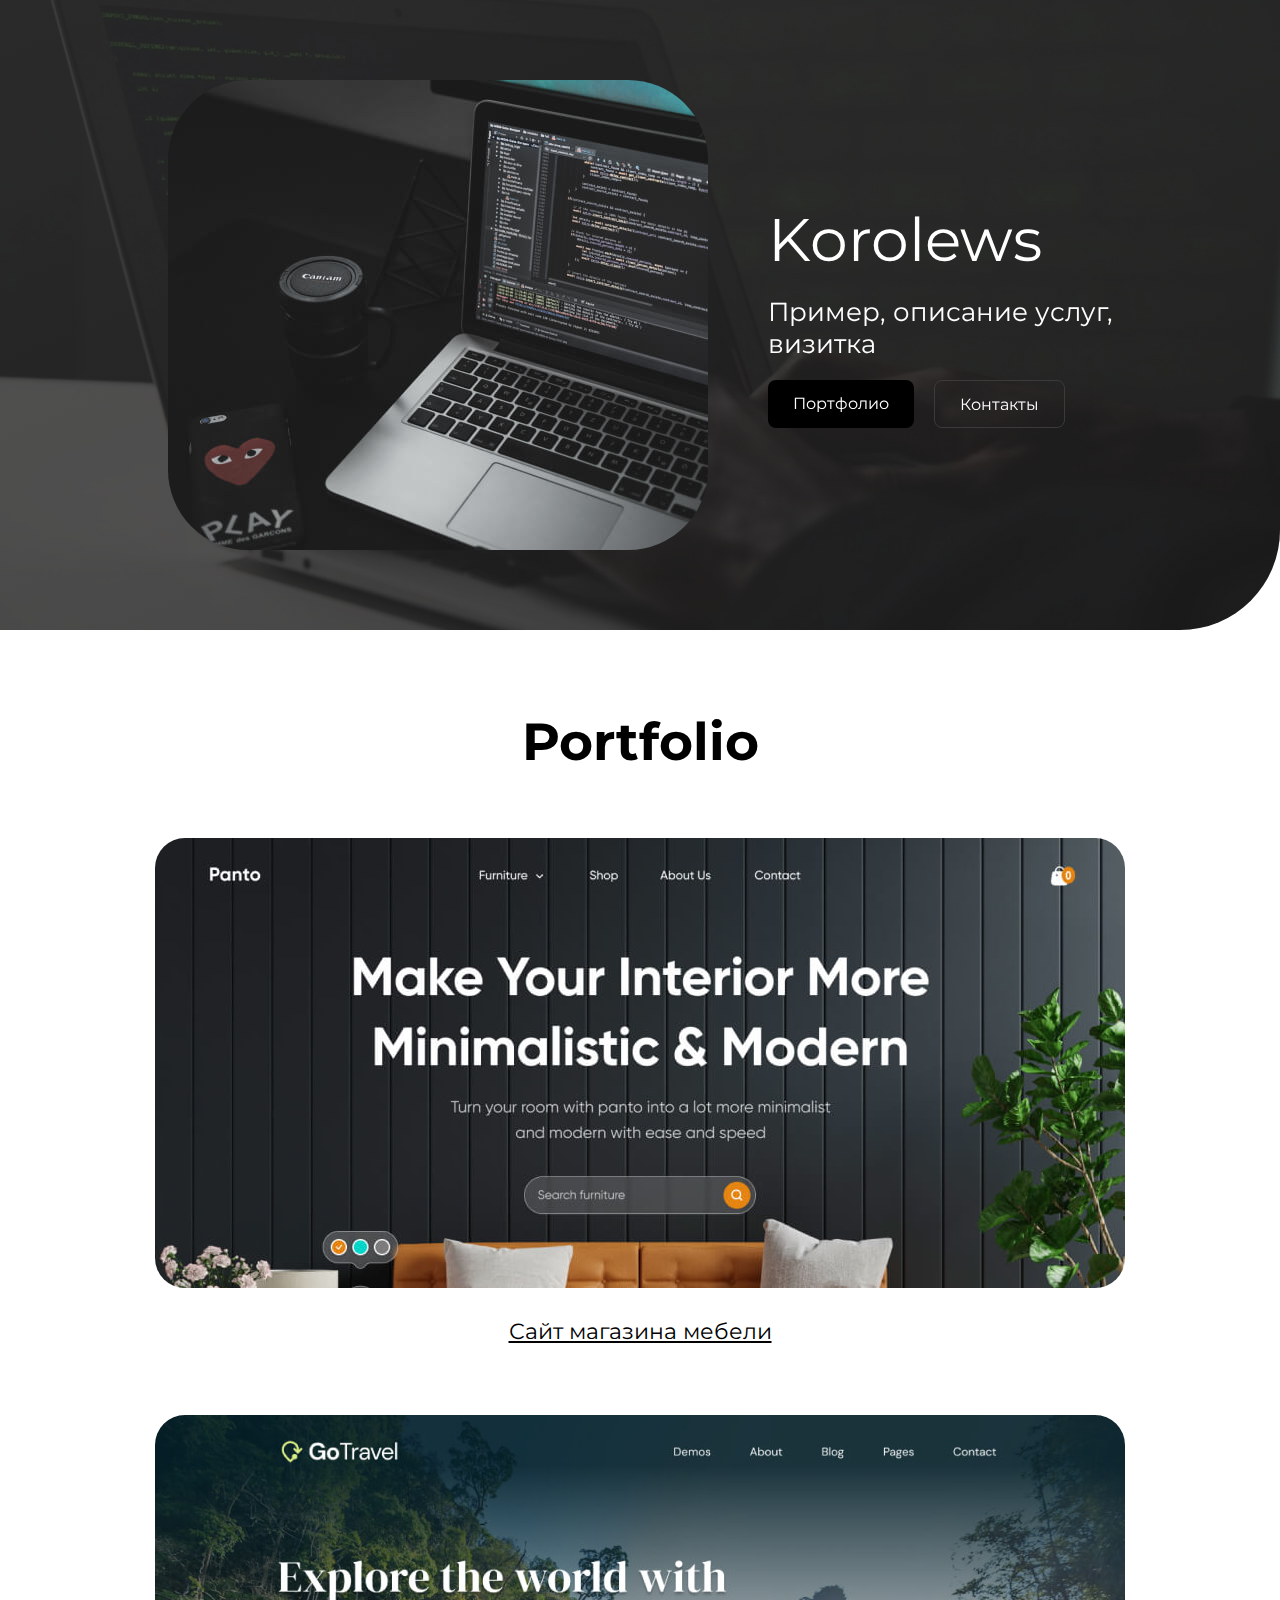
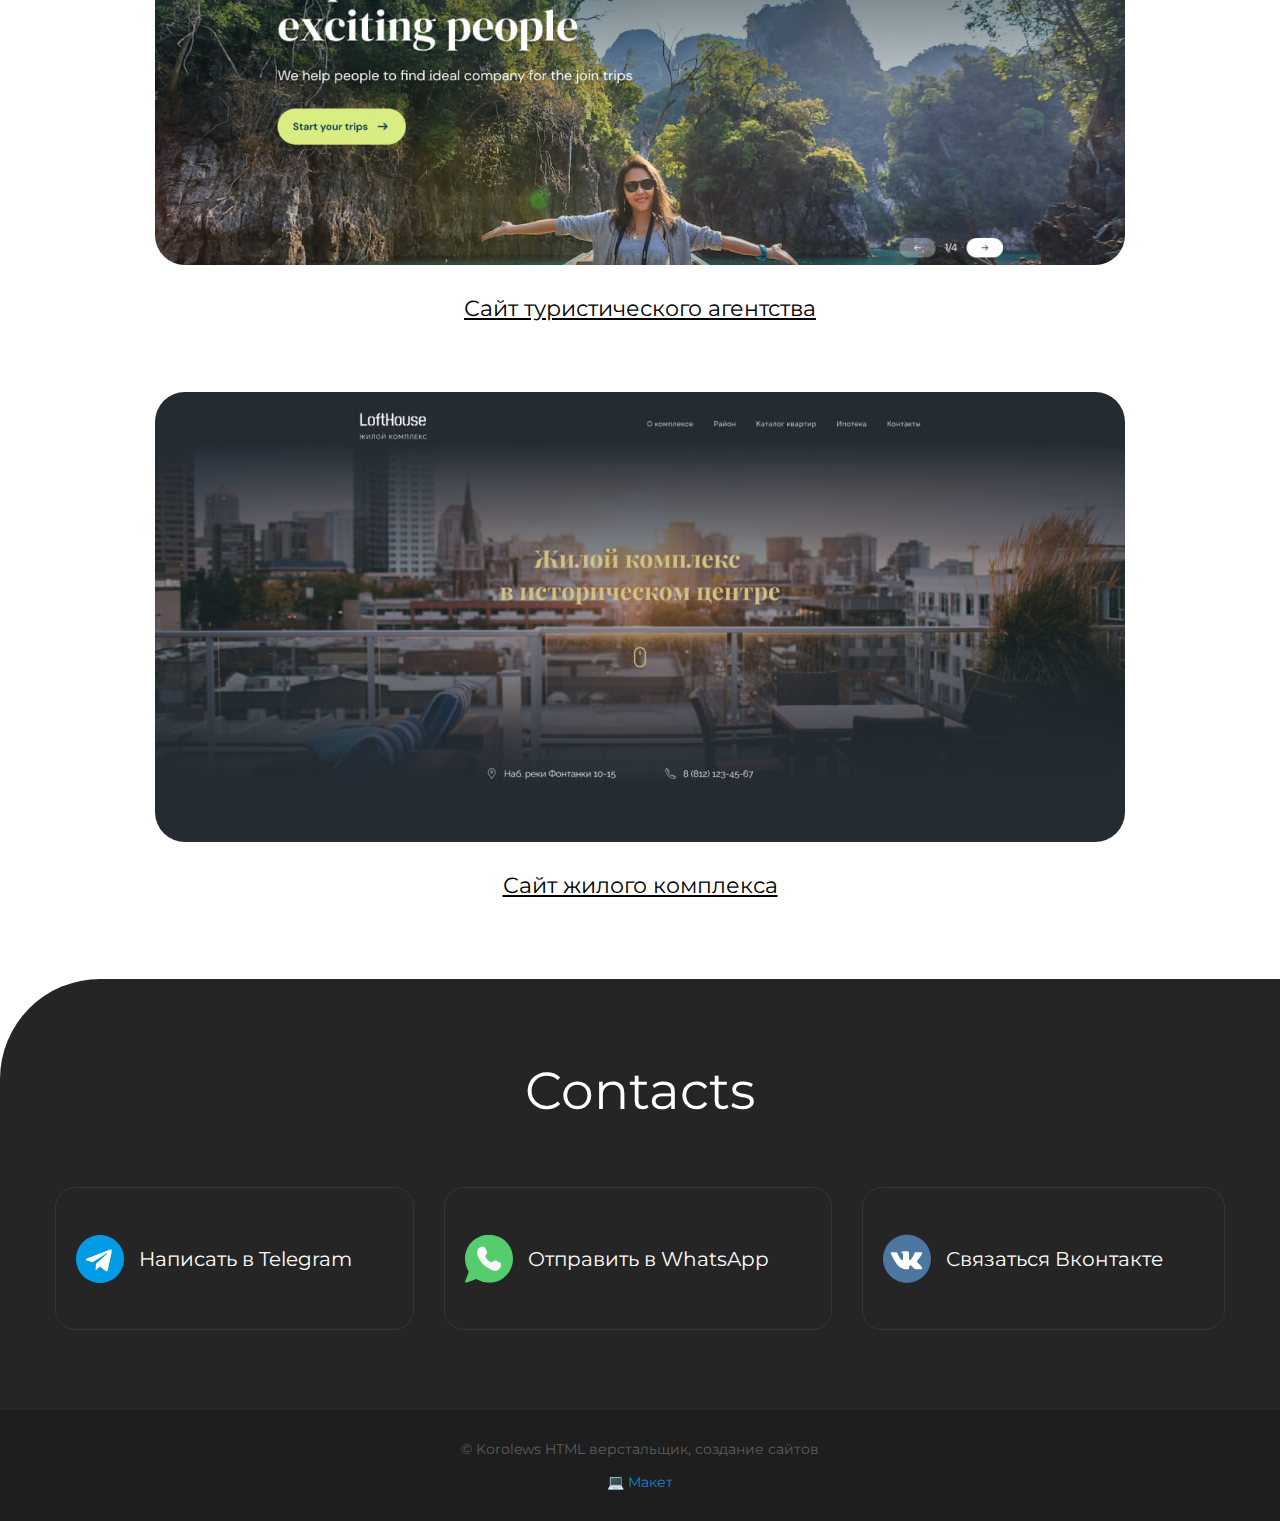
<file: index.html>
<!DOCTYPE html>
<html lang="en">

<head>
    <meta charset="UTF-8">
    <meta name="viewport" content="width=device-width, initial-scale=1.0">
    <title>Project, test</title>
    <link rel="stylesheet" href="./css/reset.css">
    <link rel="stylesheet" href="./css/main.css">
    <link rel="stylesheet" href="./css/media.css">

    <!-- чтобы появилась иконка на странице -->
    <link rel="icon" type="image/x-icon" href="./images/favonics/favicon.svg">
    <link rel="apple-touch-icon" sizes="180x180" href="./images/favonics/apple-touch-icon.png">

</head>

<body>
    <header class="header"> <!-- шапка -->

        <div class="container"> <!-- div - контейнер -->
            <div class="header-row">
                <!-- srcset - для отображения в 4к -->
                <img src="./images/header/photo.jpg" srcset="./images/header/photo@2x.jpg 2x" alt="Photo"
                    class="header-img">

                <div class="header-desc">

                    <h1 class="header-title">Korolews</h1>
                    <p class="header-text"> <!-- фрилансер, веб-разработчик,<br> создание сайтов --> Пример, описание услуг, <br> визитка </p>

                    <div class="header-btns"> <!-- btns - сщкращение от button -->
                        <a href="#portfolio" class="btn">Портфолио</a> <!-- btns - добавить ID в section portfolio -->
                        <a href="#contacts" class="btn-outline">Контакты</a>
                        <!-- btns - добавить ID в section contacts -->
                    </div>


                </div>
            </div>

        </div>

        <!-- для загрузки видеофайла на страницу -->
        <video class="header-video" autoplay muted loop>
            <source type="video/mp4" src="./video/6330779-hd_1280_720_30fps.mp4">
        </video>
    </header>

    <main>
        <section class="portfolio" id="portfolio">
            <div class="conteiner">
                <h2 class="portfolio-title">Portfolio</h2>

                <div class="projects"> <!-- общая обертка для проектов из Портфолио -->
                    <!-- 1 project -->
                    <article class="project">
                        <a href="./firstexample.html">
                            <!-- в начале ставим так - a href="#!" , когда будет готова новая страница с указанным проектом, можно прописать к нему ссылку-->
                            <img src="./images/portfolio/project-01.jpg"
                                srcset="./images/portfolio/project-01@2x.jpg 2x" alt="" class="project-img">
                        </a>
                        <h3 class="project-title"><a href="./firstexample.html">Сайт магазина мебели</a></h3>
                    </article>
                    <!-- 2 project -->
                    <article class="project">
                        <a href="./secondexample.html">
                            <img src="./images/portfolio/project-02.jpg"
                                srcset="./images/portfolio/project-02@2x.jpg 2x" alt="" class="project-img">
                        </a>
                        <h3 class="project-title"><a href="./secondexample.html">Сайт туристического агентства</a></h3>
                    </article>
                    <!-- 3 project -->
                    <article class="project">
                        <a href="./thirdexample.html">
                            <img src="./images/portfolio/project-03.jpg"
                                srcset="./images/portfolio/project-03@2x.jpg 2x" alt="" class="project-img">
                        </a>
                        <h3 class="project-title"><a href="./thirdexample.html">Сайт жилого комплекса</a></h3>
                    </article>

                </div>
            </div>
        </section>

        <section class="contacts" id="contacts">
            <div class="container">
                <h2 class="contacts-title">Contacts</h2>

                <div class="messengers"> <!--target="_blank" чтобы открывалось в новом окне -->
                    <a href="https://t.me/korolew_s" target="_blank" class="messenger">
                        <img src="./images/contacts/telegram.svg" alt="Telegram">Написать в
                        Telegram</a>
                    <a href="#2" target="_blank" class="messenger">
                        <img src="./images/contacts/whatsapp.svg" alt="Whatsapp">Отправить в
                        WhatsApp</a>
                    <a href="#2" target="_blank" class="messenger">
                        <img src="./images/contacts/Group.svg" alt="VK">Связаться
                        Вконтакте</a>

                </div>
            </div>
        </section>

    </main>

    <footer class="footer">

        <div class="container">
            <div class="footer-inner">
                <p>© Korolews HTML верстальщик, создание сайтов</p>
                <p><a href="#1" target="_blank">💻 Макет </a></p>

            </div>
        </div>
    </footer>


</body>

</html>
</file>
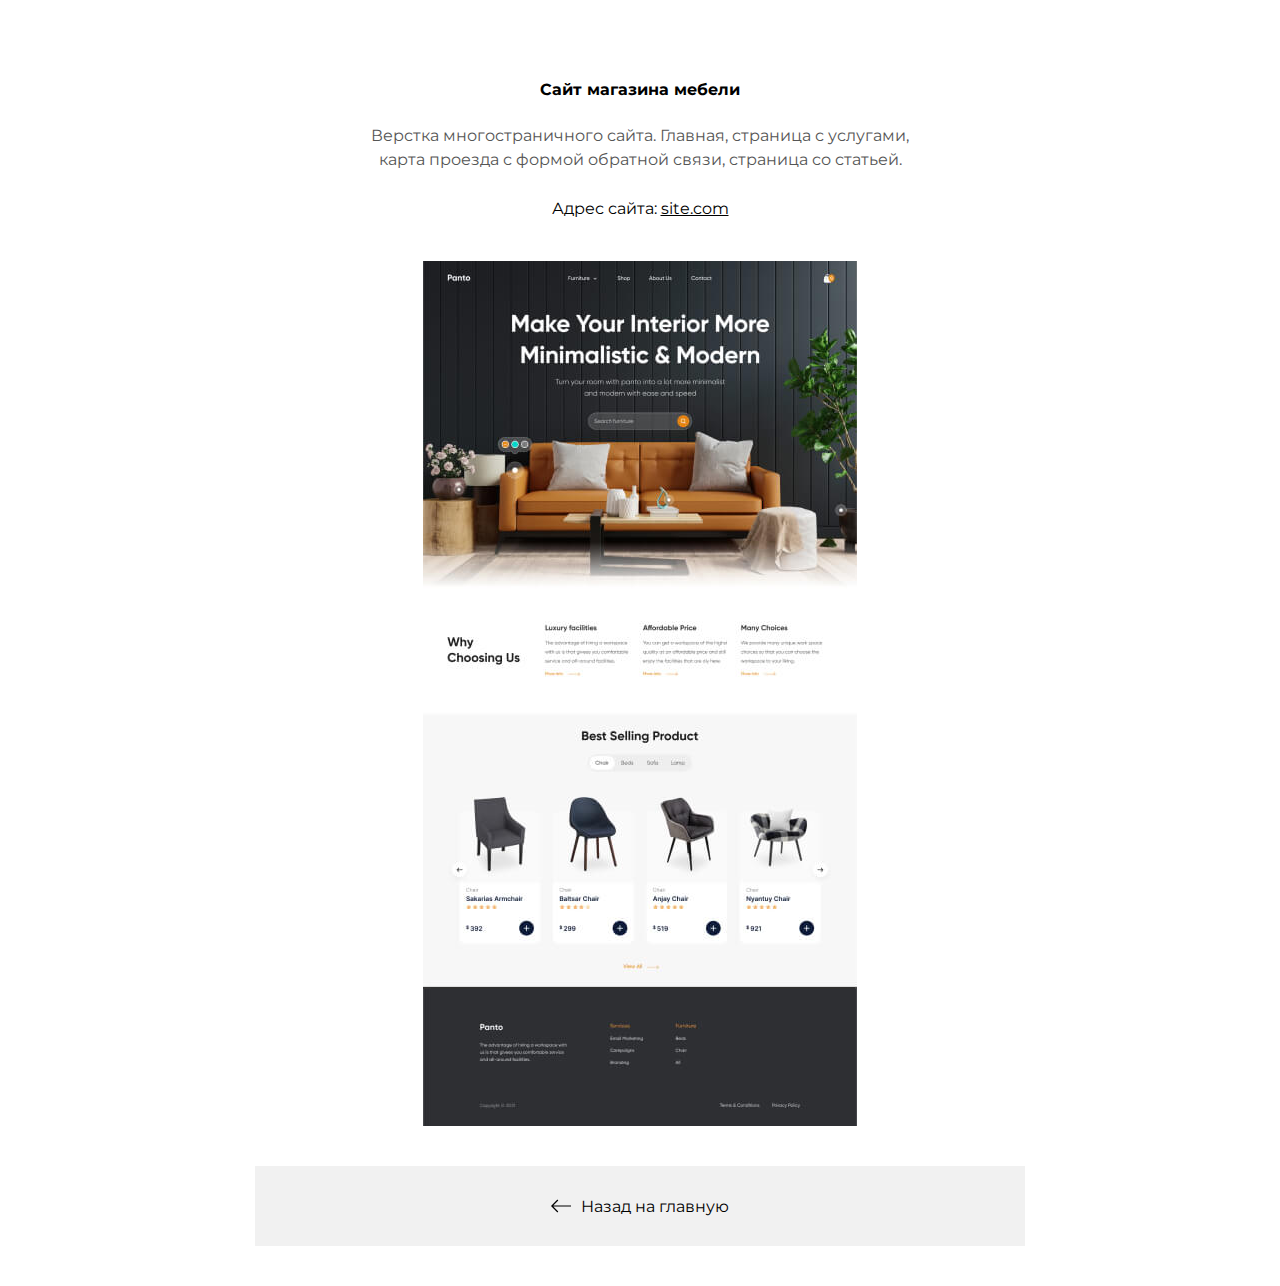
<file: firstexample.html>
<!DOCTYPE html>
<html lang="en">

<head>
    <meta charset="UTF-8">
    <meta name="viewport" content="width=device-width, initial-scale=1.0">
    <title>Сайт магазина мебели</title>
    <link rel="stylesheet" href="./css/reset.css">
    <link rel="stylesheet" href="./css/main.css">
    <link rel="stylesheet" href="./css/media.css">

    <!-- чтобы появилась иконка на странице -->
    <link rel="icon" type="image/x-icon" href="./images/favonics/favicon.svg">
    <link rel="apple-touch-icon" sizes="180x180" href="./images/favonics/apple-touch-icon.png">
</head>

<body>
    <article class="inner-page">

        <div class="container">

            <div class="inner-page-details">
                <h1 class="inner-page-title">Сайт магазина мебели</h1>
                <div class="inner-page-text">


                    <p>
                        Верстка многостраничного сайта. Главная, страница с услугами, карта проезда с формой обратной
                        связи, страница со статьей.
                    </p>

                    <p class="inner-page-link">
                        Адрес сайта: <a href="#!" target="_blank"> site.com </a>

                    </p>
                </div>
            </div>

            <img class="inner-page-img" src="./images/firstexample/project-panto-full.jpg"
                srcset="./images/firstexample/project-panto-full@2x.jpg 2x" alt="Сайт магазина мебели">

            <a href="./index.html" class="inner-page-backlink">
                <img src="./images/thirdexample/arrow-left.svg" alt="Go back, Назад на главную">Назад на главную</a>


        </div>



    </article>




</body>

</html>
</file>
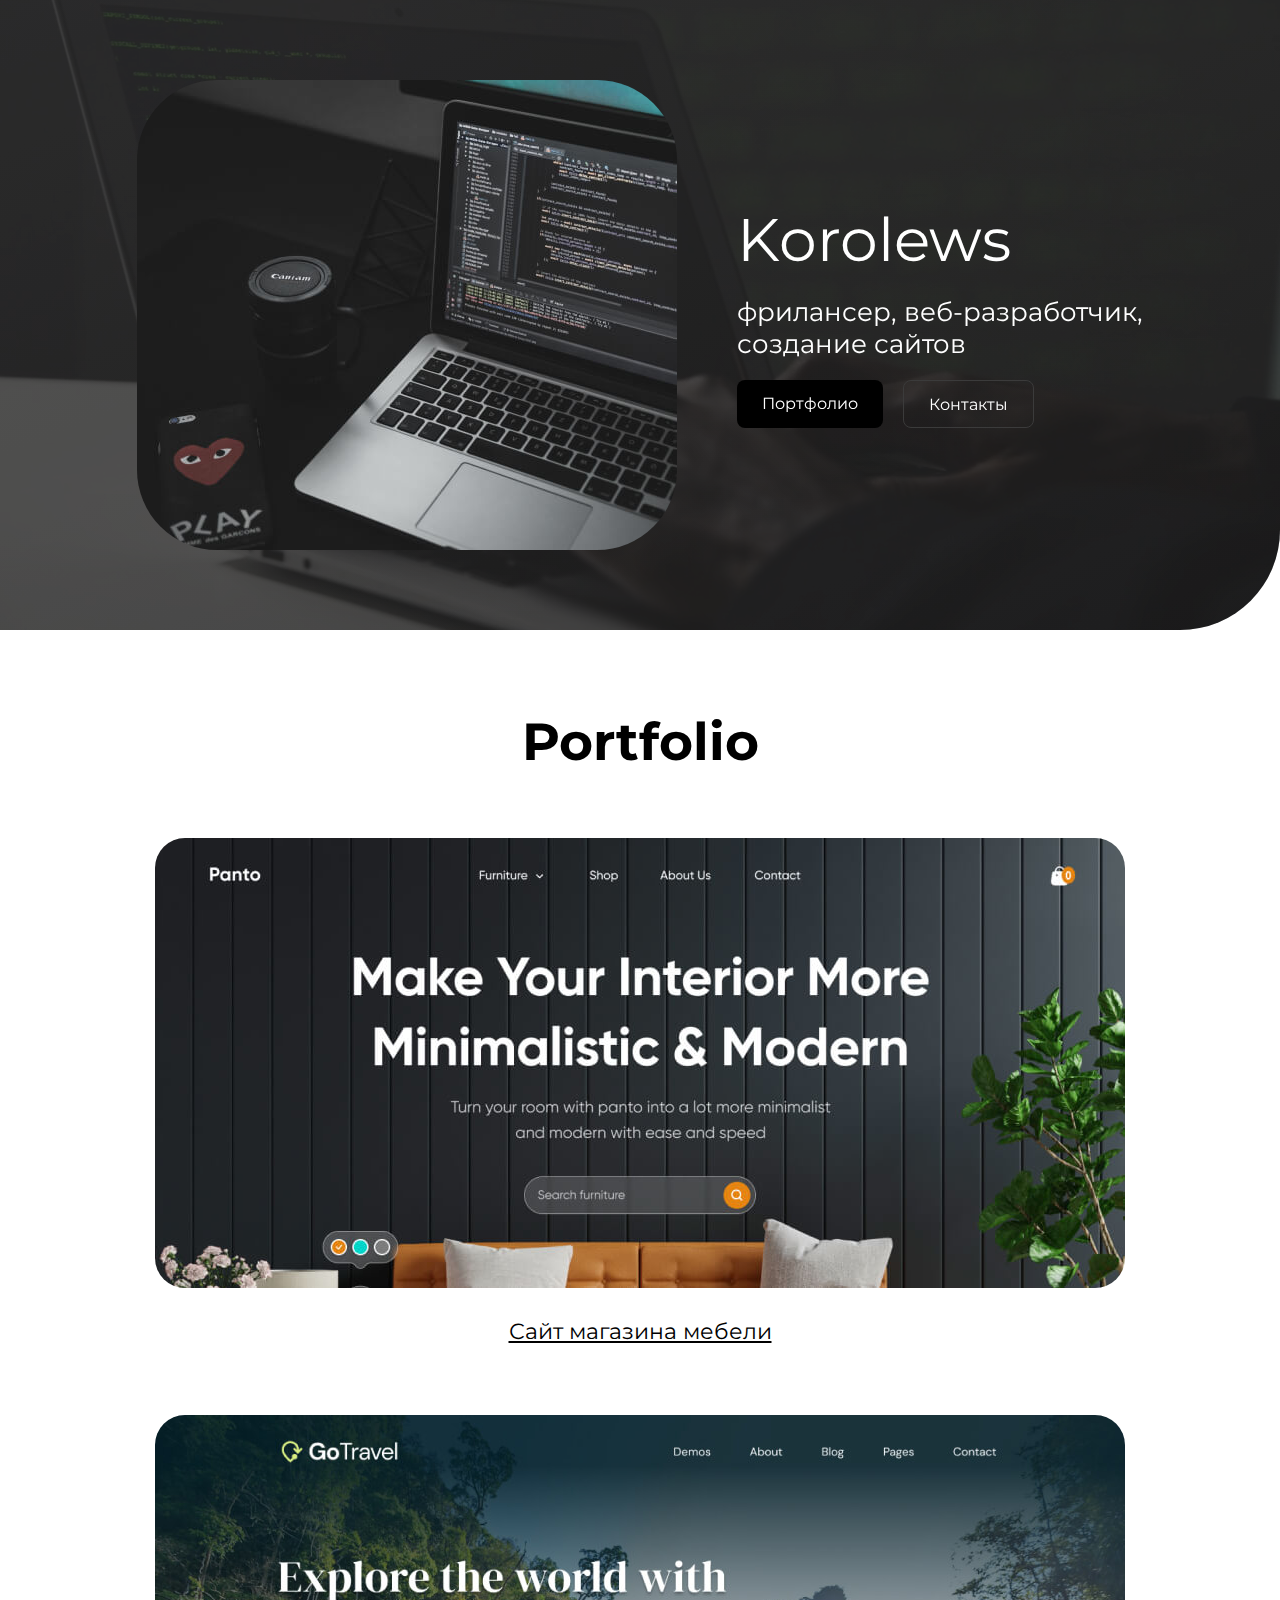
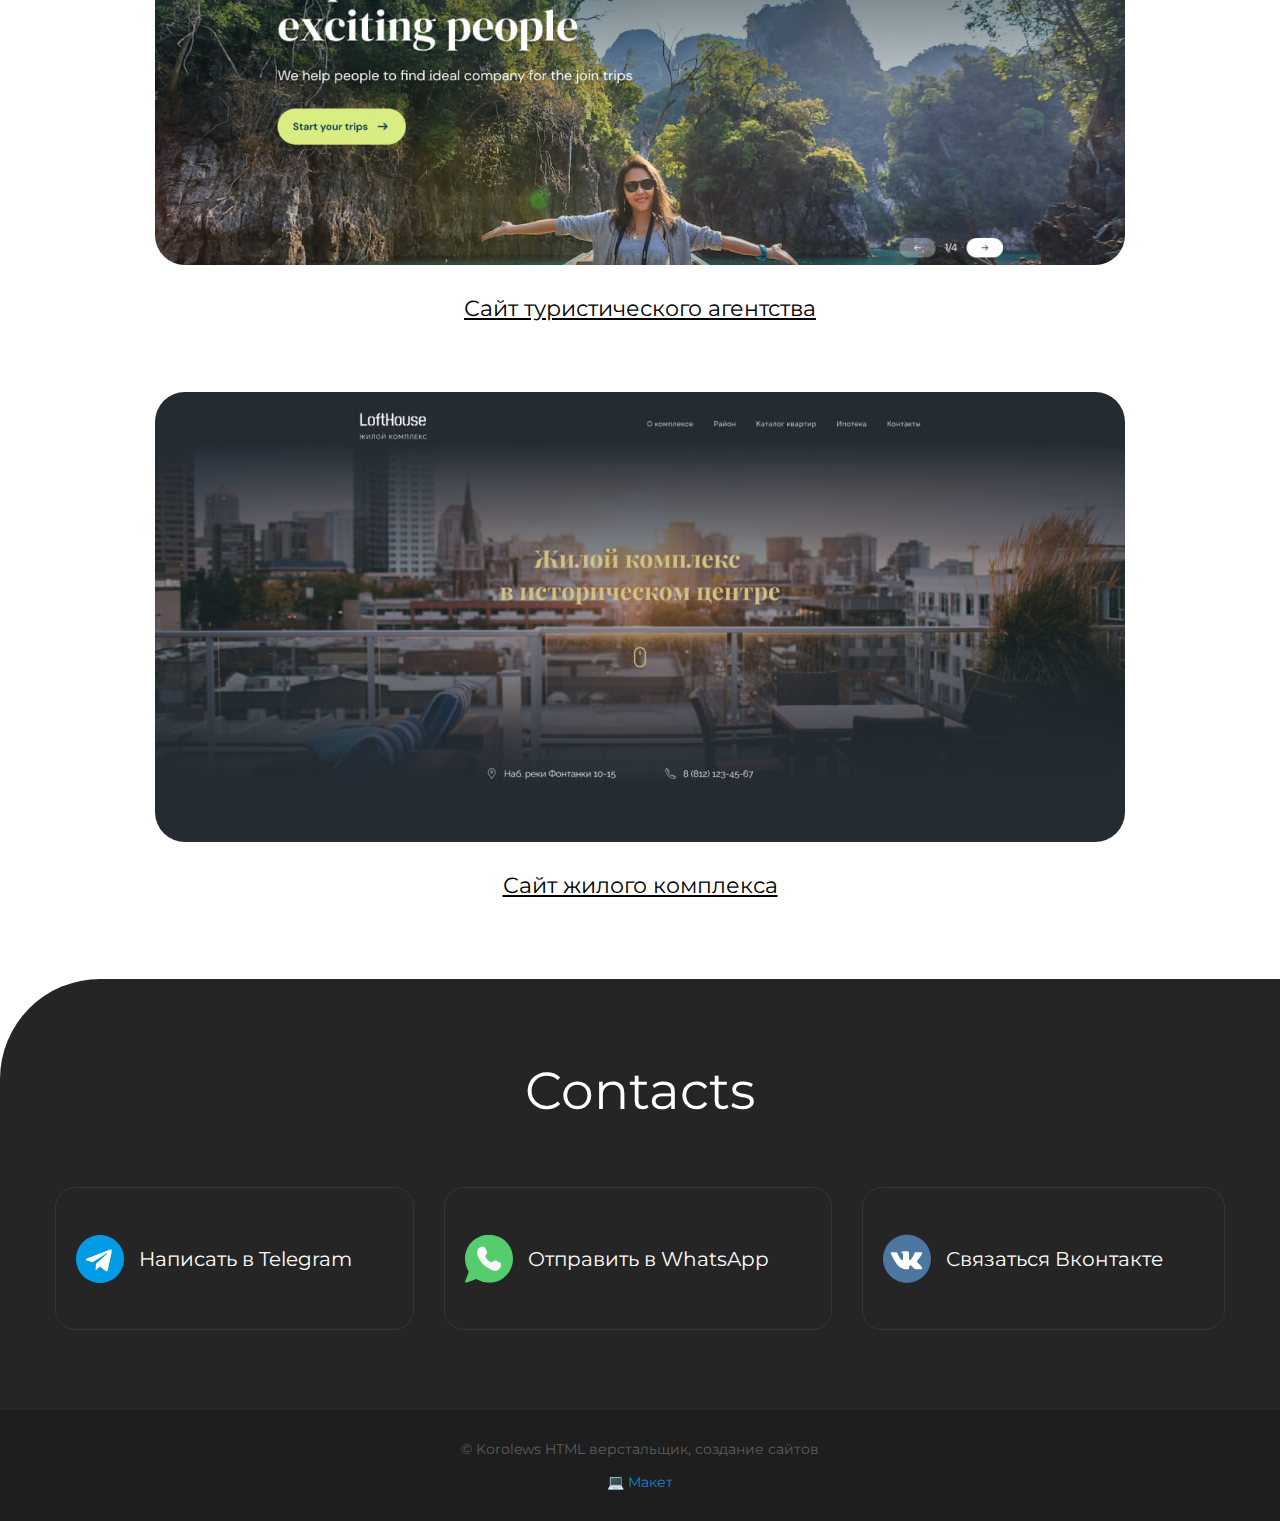
<file: indexT.html>
<!DOCTYPE html>
<html lang="en">

<head>
    <meta charset="UTF-8">
    <meta name="viewport" content="width=device-width, initial-scale=1.0">
    <title>Project, test</title>
    <link rel="stylesheet" href="./css/reset.css">
    <link rel="stylesheet" href="./css/main.css">
    <link rel="stylesheet" href="./css/media.css">

    <!-- чтобы появилась иконка на странице -->
    <link rel="icon" type="image/x-icon" href="./images/favonics/favicon.svg">
    <link rel="apple-touch-icon" sizes="180x180" href="./images/favonics/apple-touch-icon.png">

</head>

<body>
    <header class="header"> <!-- шапка -->

        <div class="container"> <!-- div - контейнер -->
            <div class="header-row">
                <!-- srcset - для отображения в 4к -->
                <img src="./images/header/photo.jpg" srcset="./images/header/photo@2x.jpg 2x" alt="Photo"
                    class="header-img">

                <div class="header-desc">

                    <h1 class="header-title">Korolews</h1>
                    <p class="header-text">фрилансер, веб-разработчик,<br> создание сайтов</p>

                    <div class="header-btns"> <!-- btns - сщкращение от button -->
                        <a href="#portfolio" class="btn">Портфолио</a> <!-- btns - добавить ID в section portfolio -->
                        <a href="#contacts" class="btn-outline">Контакты</a>
                        <!-- btns - добавить ID в section contacts -->
                    </div>


                </div>
            </div>

        </div>

        <!-- для загрузки видеофайла на страницу -->
        <video class="header-video" autoplay muted loop>
            <source type="video/mp4" src="./video/6330779-hd_1280_720_30fps.mp4">
        </video>
    </header>

    <main>
        <section class="portfolio" id="portfolio">
            <div class="conteiner">
                <h2 class="portfolio-title">Portfolio</h2>

                <div class="projects"> <!-- общая обертка для проектов из Портфолио -->
                    <!-- 1 project -->
                    <article class="project">
                        <a href="./firstexample.html">
                            <!-- в начале ставим так - a href="#!" , когда будет готова новая страница с указанным проектом, можно прописать к нему ссылку-->
                            <img src="./images/portfolio/project-01.jpg"
                                srcset="./images/portfolio/project-01@2x.jpg 2x" alt="" class="project-img">
                        </a>
                        <h3 class="project-title"><a href="./firstexample.html">Сайт магазина мебели</a></h3>
                    </article>
                    <!-- 2 project -->
                    <article class="project">
                        <a href="./secondexample.html">
                            <img src="./images/portfolio/project-02.jpg"
                                srcset="./images/portfolio/project-02@2x.jpg 2x" alt="" class="project-img">
                        </a>
                        <h3 class="project-title"><a href="./secondexample.html">Сайт туристического агентства</a></h3>
                    </article>
                    <!-- 3 project -->
                    <article class="project">
                        <a href="./thirdexample.html">
                            <img src="./images/portfolio/project-03.jpg"
                                srcset="./images/portfolio/project-03@2x.jpg 2x" alt="" class="project-img">
                        </a>
                        <h3 class="project-title"><a href="./thirdexample.html">Сайт жилого комплекса</a></h3>
                    </article>

                </div>
            </div>
        </section>

        <section class="contacts" id="contacts">
            <div class="container">
                <h2 class="contacts-title">Contacts</h2>

                <div class="messengers"> <!--target="_blank" чтобы открывалось в новом окне -->
                    <a href="#1" target="_blank" class="messenger">
                        <img src="./images/contacts/telegram.svg" alt="Telegram">Написать в
                        Telegram</a>
                    <a href="#2" target="_blank" class="messenger">
                        <img src="./images/contacts/whatsapp.svg" alt="Whatsapp">Отправить в
                        WhatsApp</a>
                    <a href="#2" target="_blank" class="messenger">
                        <img src="./images/contacts/Group.svg" alt="VK">Связаться
                        Вконтакте</a>

                </div>
            </div>
        </section>

    </main>

    <footer class="footer">

        <div class="container">
            <div class="footer-inner">
                <p>© Korolews HTML верстальщик, создание сайтов</p>
                <p><a href="#1" target="_blank">💻 Макет </a></p>

            </div>
        </div>
    </footer>


</body>

</html>
</file>
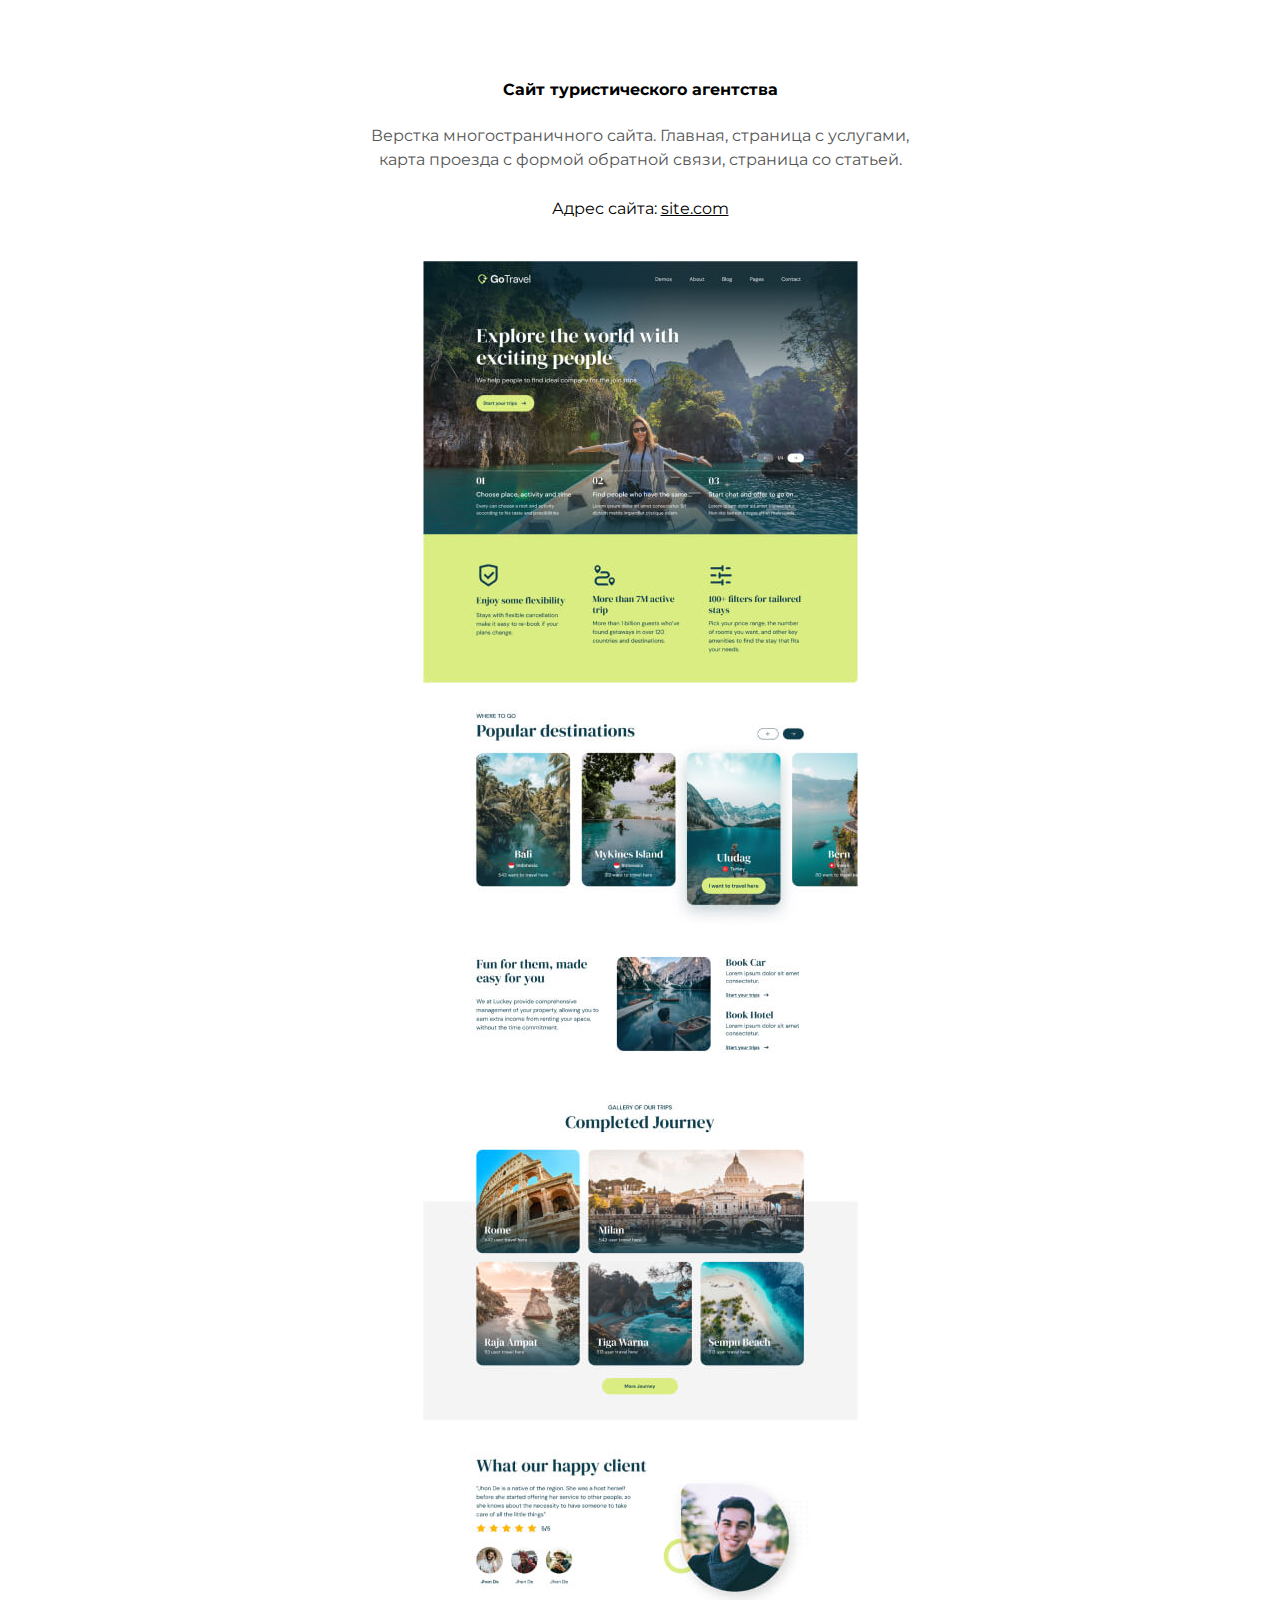
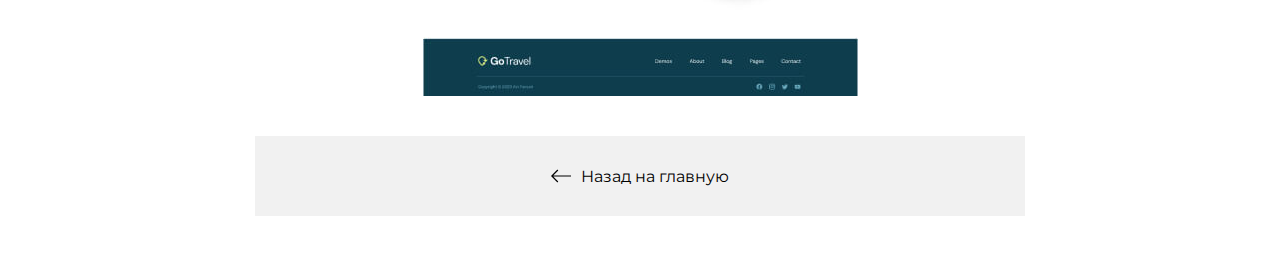
<file: secondexample.html>
<!DOCTYPE html>
<html lang="en">

<head>
    <meta charset="UTF-8">
    <meta name="viewport" content="width=device-width, initial-scale=1.0">
    <title>Сайт жилого комплекса</title>

    <link rel="stylesheet" href="./css/reset.css">
    <link rel="stylesheet" href="./css/main.css">
    <link rel="stylesheet" href="./css/media.css">

    <!-- чтобы появилась иконка на странице -->
    <link rel="icon" type="image/x-icon" href="./images/favonics/favicon.svg">
    <link rel="apple-touch-icon" sizes="180x180" href="./images/favonics/apple-touch-icon.png">
</head>

<body>

    <article class="inner-page">

        <div class="container">

            <div class="inner-page-details">
                <h1 class="inner-page-title">Сайт туристического агентства</h1>
                <div class="inner-page-text">


                    <p>
                        Верстка многостраничного сайта. Главная, страница с услугами, карта проезда с формой обратной
                        связи, страница со статьей.
                    </p>

                    <p class="inner-page-link">
                        Адрес сайта: <a href="#!" target="_blank"> site.com </a>

                    </p>
                </div>
            </div>

            <img class="inner-page-img" src="./images/secondexample/project-go-travel.jpg"
                srcset="./images/secondexample/project-go-travel@2x.jpg 2x" alt="Сайт магазина мебели">

            <a href="./index.html" class="inner-page-backlink">
                <img src="./images/thirdexample/arrow-left.svg" alt="Go back, Назад на главную">Назад на главную</a>


        </div>



    </article>

</body>

</html>
</file>
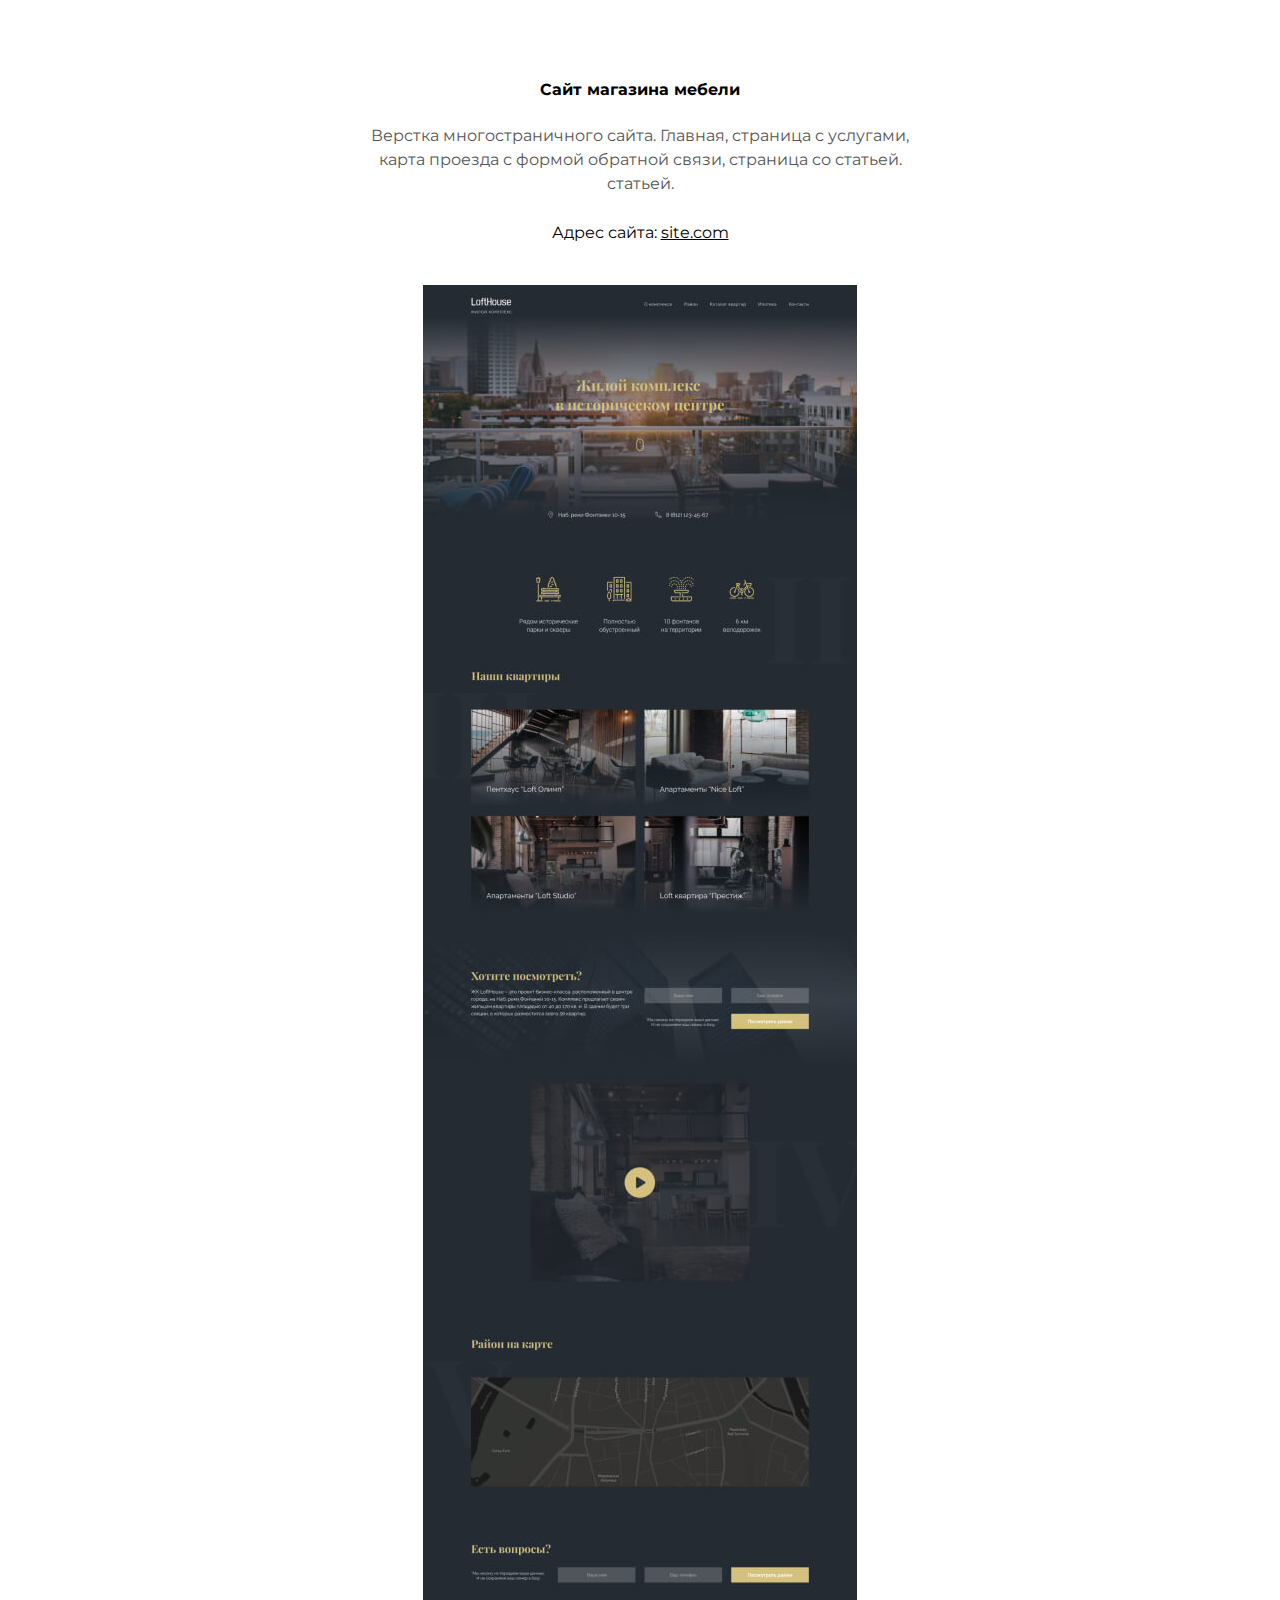
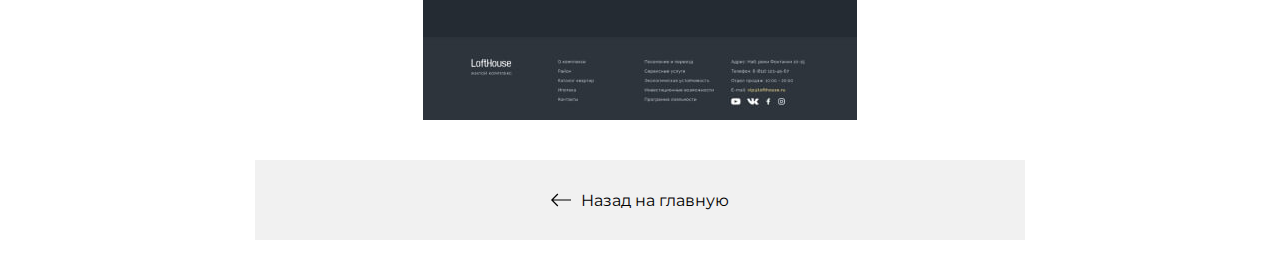
<file: thirdexample.html>
<!DOCTYPE html>
<html lang="en">

<head>
    <meta charset="UTF-8">
    <meta name="viewport" content="width=device-width, initial-scale=1.0">
    <title>Сайт жилого комплекса</title>

    <link rel="stylesheet" href="./css/reset.css">
    <link rel="stylesheet" href="./css/main.css">
    <link rel="stylesheet" href="./css/media.css">

    <!-- чтобы появилась иконка на странице -->
    <link rel="icon" type="image/x-icon" href="./images/favonics/favicon.svg">
    <link rel="apple-touch-icon" sizes="180x180" href="./images/favonics/apple-touch-icon.png">
</head>

<body>

    <article class="inner-page">

        <div class="container">

            <div class="inner-page-details">
                <h1 class="inner-page-title">Сайт магазина мебели</h1>
                <div class="inner-page-text">


                    <p>
                        Верстка многостраничного сайта. Главная, страница с услугами, карта проезда с формой обратной
                        связи, страница со статьей. статьей.
                    </p>

                    <p class="inner-page-link">
                        Адрес сайта: <a href="#!" target="_blank"> site.com </a>

                    </p>
                </div>
            </div>

            <img class="inner-page-img" src="./images/thirdexample/project-lofthouse.jpg"
                srcset="./images/thirdexample/project-lofthouse@2x.jpg 2x" alt="Сайт магазина мебели">

            <a href="./index.html" class="inner-page-backlink">
                <img src="./images/thirdexample/arrow-left.svg" alt="Go back, Назад на главную">Назад на главную</a>


        </div>



    </article>

</body>

</html>
</file>
<file: css/main.css>
/* импорт шрифта через сайт https: //fonts.google.com/  */
@import url('https://fonts.googleapis.com/css2?family=Montserrat:ital,wght@0,100..900;1,100..900&display=swap');

/*   для плавного перехода по кнопкам(скрол-вниз) */
html {
    scroll-behavior: smooth;
}

body {
    /* background-color: darkgreen; */
    font-family: "Montserrat", sans-serif;
    font-optical-sizing: auto;
    font-weight: <weight>;
    font-style: normal;
}

/* этот класс для работы под адаптацию (под мобильное устройство). необязательно делать, через него можно скрыть элементы которые не нужны при изменении */
.none {
    display: none !important;
}

.container {
    /*   максимальная ширина контейнера */
    max-width: 1200px;

    margin: 0 auto;
    padding: 0 15px;

}

/* header */
.header {

    /* размещение в т.ч. лдя видео */
    position: relative;


    padding-top: 80px;
    padding-bottom: 80px;
    border-bottom-right-radius: 100px;
    /* цвет фона */
    /* background-color: #252525;  */
    background: #252525 linear-gradient(158deg, #2f2f2f 0%, #202020 100%);

    /* цвет текста */
    color: #fff;

}

/*   чтобы контейнер с текстом был ПОВЕРХ ВИДЕО */
.header .container {
    position: relative;
    z-index: 9;
}

.header-row {
    /* выстроить в ряд */
    display: flex;
    /* для всего контента - центр */
    justify-content: center;
    /* для текста\кнопок - центр */
    align-items: center;
    /* отступ от картинки */
    column-gap: 60px;
}

.header-img {
    border-radius: 80px;
}

.header-title {
    margin-bottom: 20px;
    font-weight: 700px;
    font-size: 60px;

}

.header-text {
    margin-bottom: 20px;
    font-size: 26px;
    font-weight: 300px;
}

.header-btns {

    display: flex;
    column-gap: 20px;
}

.btn {
    height: 48px;
    padding-top: 15px;
    padding-left: 25px;
    padding-right: 25px;
    background-color: #000000;
    border-radius: 8px;
    color: #fff;

    line-height: 17px;

    /* для более плавного изменения цвета */
    transition: all 0.2s ease-in;
}

/* чтобы кнопка загоралась другим цветом при наведении мышки */
.btn:hover {
    background-color: #1782cf;
}

.btn-outline {
    height: 48px;
    padding-top: 15px;
    padding-left: 25px;
    padding-right: 25px;
    border: 1px solid #3B3B3B;
    border-radius: 8px;
    color: #fff;
    line-height: 17px;

    transition: all 0.2s ease-in;
}

/* чтобы загоралась рамка кнопки другим цветом при наведении мышки */
.btn-outline:hover {
    border-color: #1782cf;
}

/* Стилизация Видео и установка на нужное место  */
.header-video {
    position: absolute;
    left: 0;
    top: 0;
    width: 100%;
    height: 100%;

    /* убрать поля */
    object-fit: cover;
    object-position: center;
    border-bottom-right-radius: 100px;

    opacity: 0.2;

}

/* для Портфолио */

.portfolio {
    padding: 80px 0;

}

.portfolio-title {
    margin-bottom: 65px;
    font-size: 52px;
    font-weight: 700;
    text-align: center;

}

.projects {
    display: flex;
    flex-direction: column;
    row-gap: 70px;
    align-items: center;
}

.project {
    text-align: center;

}

.project-img {
    margin-bottom: 30px;
    border-radius: 30px;

    transition: opacity 0.2s ease-in;
    /* для Эфекта замедления прозрачности */

}

/* для Прозрачности картинок */
.project-img:hover {
    opacity: 0.8;

}

.project-title {
    font-size: 22px;

}

.project-title a {
    color: #000000;
    text-decoration: underline;

}

/* для Подвала */

.contacts {
    padding: 80px 0;
    background-color: #252525;
    border-top-left-radius: 100px;
    color: #fff;

}

.contacts-title {
    margin-bottom: 65px;
    text-align: center;
    font-size: 52px;
    font-weight: 700px;

}

.messengers {
    display: flex;
    column-gap: 30px;
    /* отступ между кнопками (под мобильное устройство) */
    row-gap: 30px;
    /* Перенос строки (под мобильное устройство) */
    flex-wrap: wrap;

}

.messenger {
    flex-grow: 1;
    padding: 46px 20px;
    border-radius: 20px;
    border: 1px solid #363636;

    color: #fff;

    display: flex;
    column-gap: 15px;
    align-items: center;

    font-size: 20px;
    transition: background-color 0.2s ease-in;
}

.messenger:hover {
    background-color: #1e1e1e;
}

.footer {

    padding: 30px 0;
    background-color: #1e1e1e;
    color: #5d5d5d;
}

.footer a {
    color: #1782cf;
}

.footer-inner {

    font-size: 14px;
    text-align: center;
}

.footer-inner p+p {
    margin-top: 15px;
}

/* для Страницы первого проекта */
.inner-page {
    padding: 80px 0 40px;

}

.inner-page-details {
    display: flex;
    flex-direction: column;
    row-gap: 25px;
    align-items: center;

    margin-bottom: 40px;
    text-align: center;

}

.inner-page-title {
    font-style: 52px;
    font-weight: 700;
}

.inner-page-text {
    max-width: 570px;

    display: flex;
    flex-direction: column;
    row-gap: 25px;

    color: #555;
    line-height: 1.5;
}

.inner-page-link {
    color: #000;
}


.inner-page-link a {
    color: #000;
    text-decoration: underline;
}

.inner-page-img {
    display: block;
    margin: 0 auto;
    margin-bottom: 40px;

}

/* Кнопка НАЗАД. */

.inner-page-backlink {
    max-width: 770px;
    margin: 0 auto;
    padding: 30px;

    display: flex;
    column-gap: 10px;
    align-items: center;
    background-color: #F1F1F1;

    justify-content: center;
    color: #000;

    transition: background-color 0.2s ease-in;
}

.inner-page-backlink:hover {

    background-color: #c7bfbf;
}
</file>
<file: css/media.css>
/* запрос на подключение Медиа (под МОБ). Максимальная ширина - 1100 */
@media (max-width: 1100px) {

    /* Проверка меняется ли цвет при меньше 1100 (под мобильное устройство). 
    body {
        background-color: azure;
    }*/

    .header-row {

        /* отступ от картинки (под МОБ) */
        column-gap: 30px;
    }

    .header-img {
        width: 300px;
        border-radius: 30px;
    }

    .header-title {

        font-size: 52px;

    }

    .header-text {

        font-size: 22px;

    }

    .portfolio-title {

        font-size: 42px;

    }

    .contacts-title {

        font-size: 42px;


    }

    .inner-page-title {
        font-style: 42px;

    }
}


/* запрос на подключение Медиа (под МОБ). Максимальная ширина - 767 */
@media (max-width: 767px) {
    .header {
        padding-top: 20px;
        padding-bottom: 40px;
        border-bottom-right-radius: 60px;
    }

    .header-video {
        border-bottom-right-radius: 60px;
    }

    .header-row {
        flex-direction: column;

        align-items: flex-start;

        column-gap: 20px;
    }

    .header-img {
        /* Растянуть картинку на весь экран (под МОБ).*/
        max-width: 100%;
        width: auto;
    }

    .header-title {

        font-size: 32px;

    }

    .header-text {

        font-size: 18px;
    }

    /* BUTTONS (под МОБ).*/
    .btn,
    .btn-outline {
        height: 42px;
        padding-top: 12px 15px 0;
    }

    /* Portfolio*/
    .portfolio {
        padding: 40px 0;
    }

    .portfolio-title {
        margin-bottom: 30px;
        font-size: 28px;

    }

    .projects {

        row-gap: 30px;
    }

    .project-img {
        margin-bottom: 20px;
        border-radius: 14px;

    }

    .project-title {
        font-size: 16px;

    }

    /* Contacts*/
    .contacts {
        padding: 40px 0;
        border-top-left-radius: 60px;

    }

    .contacts-title {
        margin-bottom: 30px;

        font-size: 28px;

    }

    .messengers {
        /* отступ между кнопками (под МОБ) */
        gap: 20px;
    }

    .messenger {

        padding: 32px 20px;
        border-radius: 12px;

        font-size: 16px;

    }

    .footer-inner {

        font-size: 12px;
        text-align: center;
    }

    /* Внутренние стр (под МОБ). INNER PAGE */

    .inner-page {
        padding: 40px 0 20px;

    }

    .inner-page-title {
        margin-bottom: 20px;
        font-size: 28px;

    }

    .inner-page-details {

        row-gap: 20px;
        margin-bottom: 20px;
    }

    .inner-page-text {
        /* отступы м\у текстом */
        row-gap: 20px;

    }

    .inner-page-img {
        margin-bottom: 20px;

    }

    /* Кнопка НАЗАД. */

    .inner-page-backlink {

        padding: 20px;
    }
}
</file>
